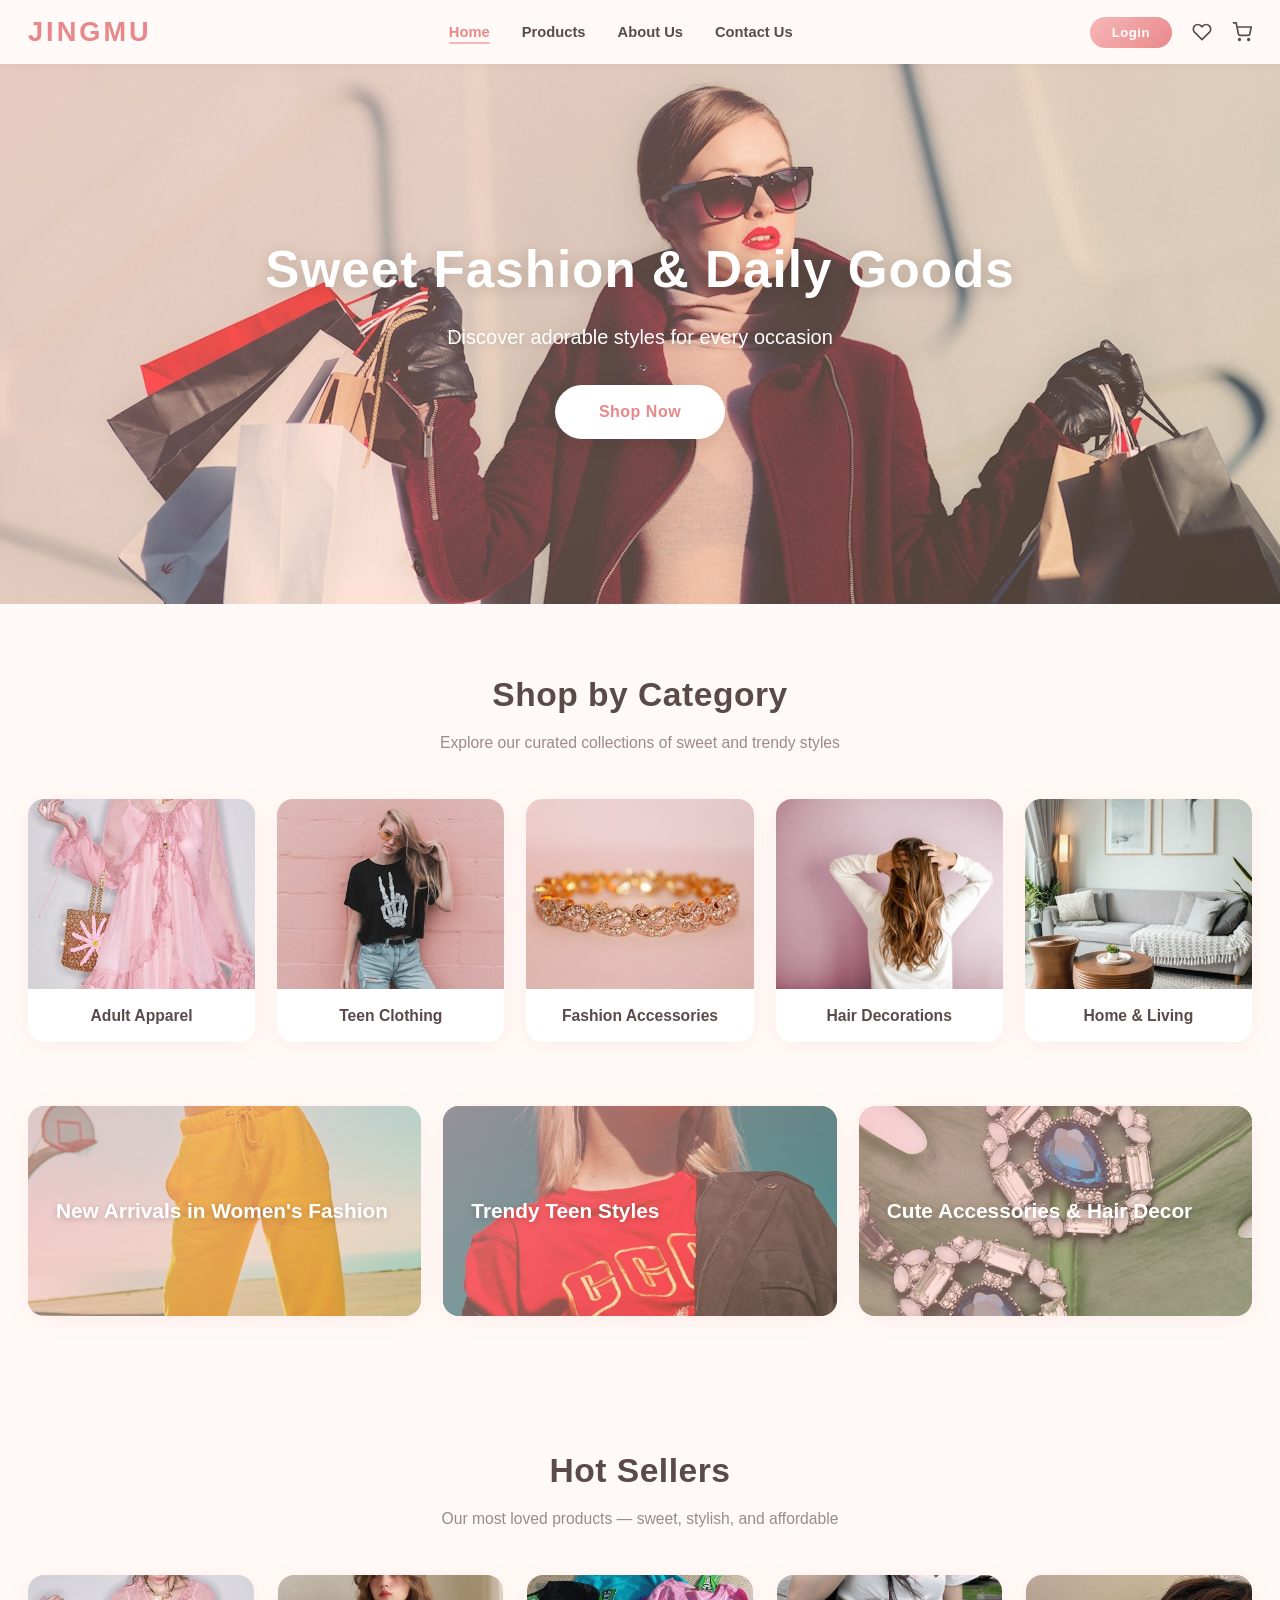
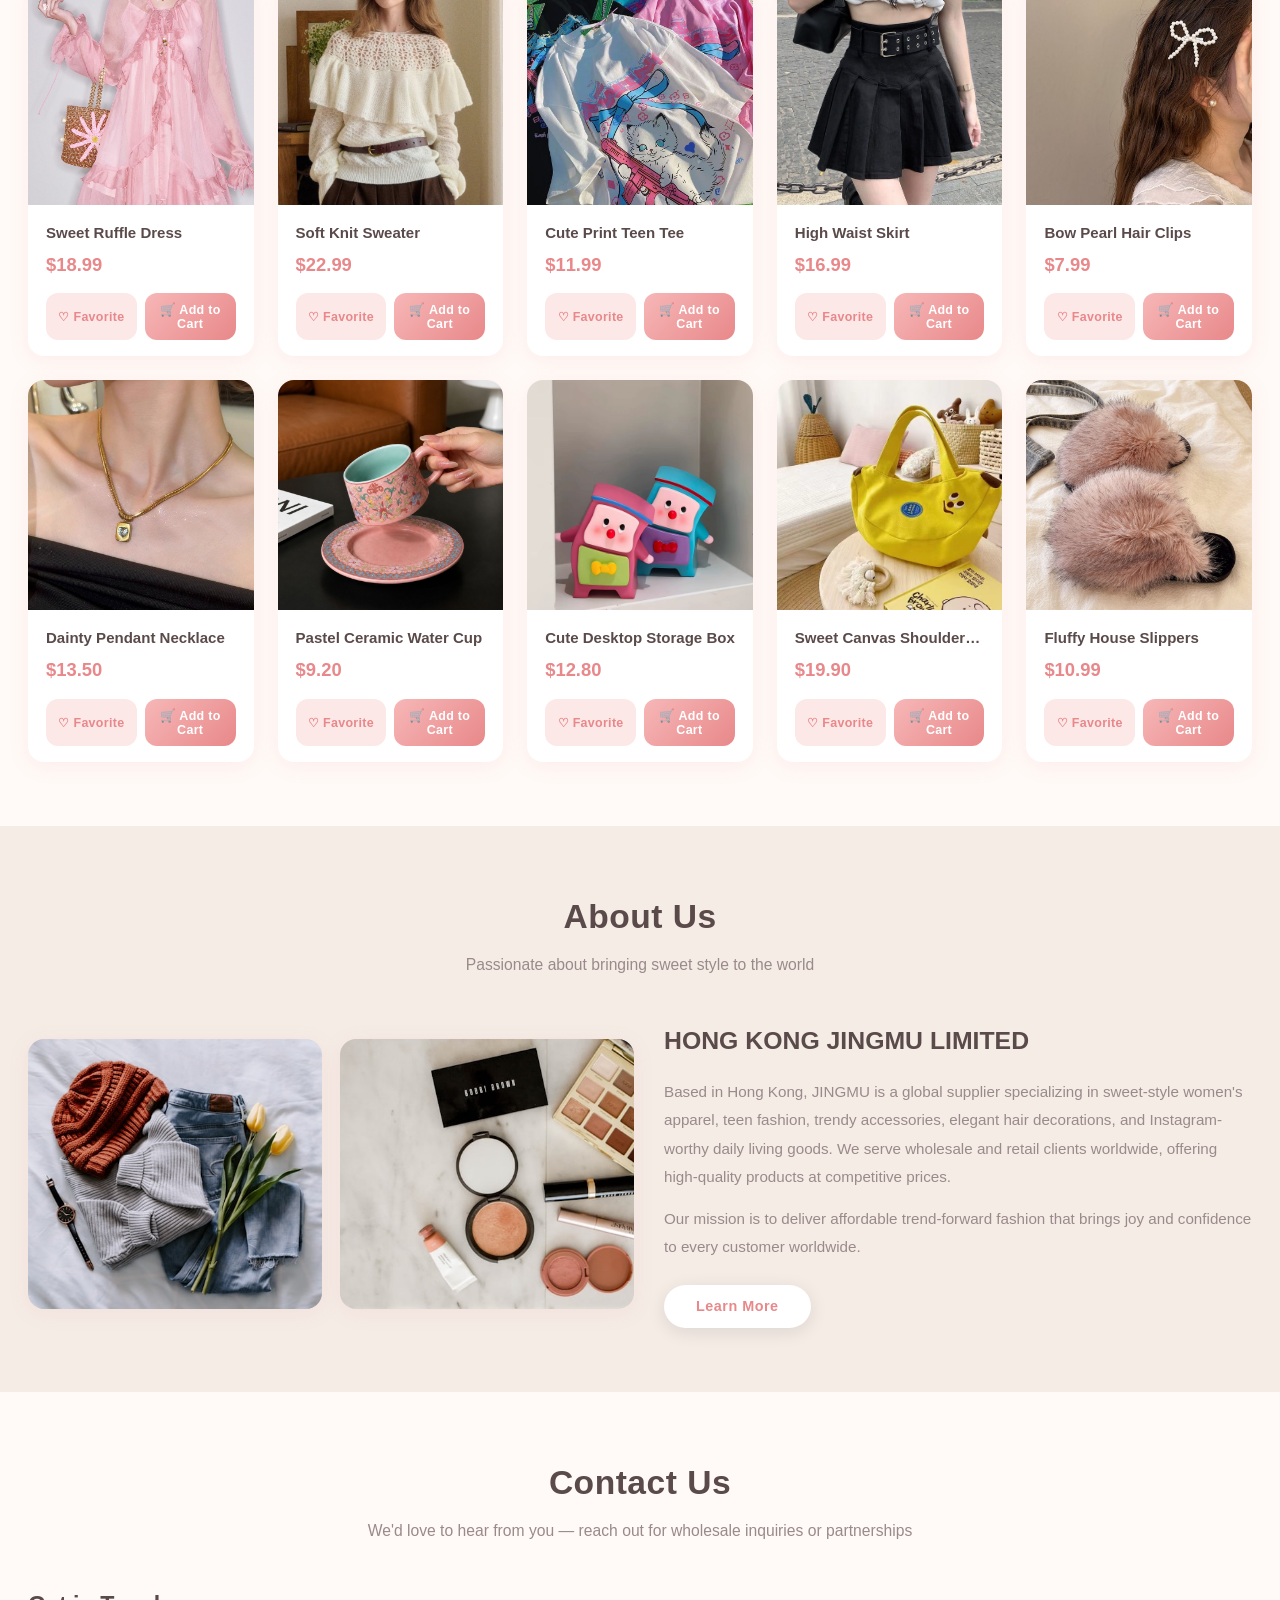
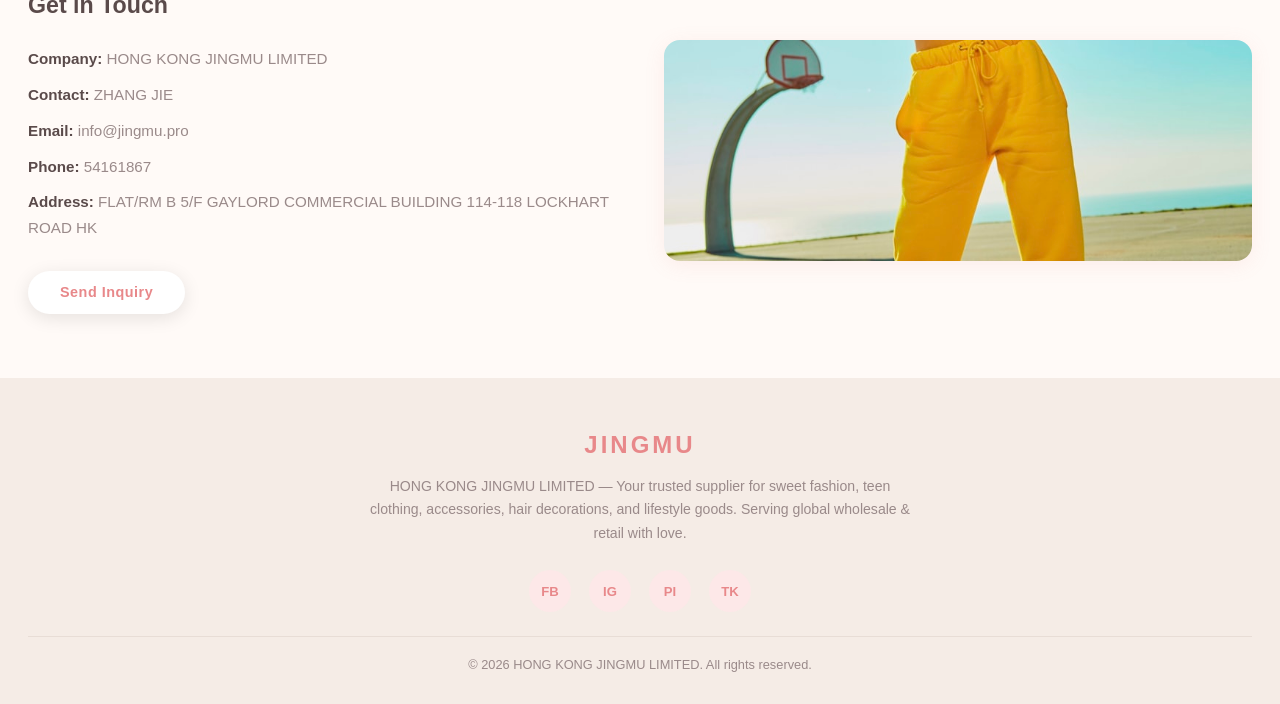
<file: index.html>
<!DOCTYPE html>
<html lang="en">
<head>
<meta charset="UTF-8">
<meta name="viewport" content="width=device-width, initial-scale=1.0">
<title>JINGMU — Sweet Fashion & Daily Goods</title>
<link rel="stylesheet" href="css/style.css">
</head>
<body>

<!-- Navbar -->
<div id="nav-placeholder"></div>
<div id="mobile-placeholder"></div>

<!-- ===== HERO BANNER ===== -->
<section class="hero" id="home">
    <img src="images/banner-main.jpg" alt="Sweet Fashion and Daily Goods by JINGMU">
    <div class="hero-overlay">
        <h1>Sweet Fashion &amp; Daily Goods</h1>
        <p>Discover adorable styles for every occasion</p>
        <a href="products.html" class="btn-main">Shop Now</a>
    </div>
</section>

<!-- ===== CATEGORIES ===== -->
<section class="section" id="categories">
    <h2 class="section-title">Shop by Category</h2>
    <p class="section-sub">Explore our curated collections of sweet and trendy styles</p>
    <div class="categories-grid">
        <a href="products.html?cat=adult" class="cat-card">
            <img src="images/category-apparel.jpg" alt="Adult Apparel">
            <h3>Adult Apparel</h3>
        </a>
        <a href="products.html?cat=teen" class="cat-card">
            <img src="images/category-teen.jpg" alt="Teen Clothing">
            <h3>Teen Clothing</h3>
        </a>
        <a href="products.html?cat=accessory" class="cat-card">
            <img src="images/category-accessory.jpg" alt="Fashion Accessories">
            <h3>Fashion Accessories</h3>
        </a>
        <a href="products.html?cat=hair" class="cat-card">
            <img src="images/category-hair.jpg" alt="Hair Decorations">
            <h3>Hair Decorations</h3>
        </a>
        <a href="products.html?cat=home" class="cat-card">
            <img src="images/category-home.jpg" alt="Home and Living Goods">
            <h3>Home &amp; Living</h3>
        </a>
    </div>
</section>

<!-- ===== SUB BANNERS ===== -->
<section class="section" style="padding-top:0">
    <div class="sub-banners">
        <a href="products.html?cat=adult" class="sub-banner">
            <img src="images/banner-sub1.jpg" alt="New Arrivals in Women Fashion">
            <div class="sub-banner-overlay">
                <h3>New Arrivals in Women's Fashion</h3>
            </div>
        </a>
        <a href="products.html?cat=teen" class="sub-banner">
            <img src="images/banner-sub2.jpg" alt="Trendy Teen Styles">
            <div class="sub-banner-overlay">
                <h3>Trendy Teen Styles</h3>
            </div>
        </a>
        <a href="products.html?cat=hair" class="sub-banner">
            <img src="images/banner-sub3.jpg" alt="Cute Accessories and Hair Decor">
            <div class="sub-banner-overlay">
                <h3>Cute Accessories &amp; Hair Decor</h3>
            </div>
        </a>
    </div>
</section>

<!-- ===== HOT PRODUCTS ===== -->
<section class="section" id="products">
    <h2 class="section-title">Hot Sellers</h2>
    <p class="section-sub">Our most loved products — sweet, stylish, and affordable</p>
    <div class="products-grid" id="productsGrid">
        <!-- Rendered by JavaScript -->
    </div>
</section>

<!-- ===== ABOUT PREVIEW ===== -->
<div class="about-wrap" id="about">
    <div class="about-inner">
        <h2 class="section-title">About Us</h2>
        <p class="section-sub">Passionate about bringing sweet style to the world</p>
        <div class="about-grid">
            <div class="about-images">
                <img src="images/about-factory.jpg" alt="JINGMU Factory">
                <img src="images/brand-story.jpg" alt="Brand Story">
            </div>
            <div class="about-text">
                <h3>HONG KONG JINGMU LIMITED</h3>
                <p>Based in Hong Kong, JINGMU is a global supplier specializing in sweet-style women's apparel, teen fashion, trendy accessories, elegant hair decorations, and Instagram-worthy daily living goods. We serve wholesale and retail clients worldwide, offering high-quality products at competitive prices.</p>
                <p style="margin-top:14px">Our mission is to deliver affordable trend-forward fashion that brings joy and confidence to every customer worldwide.</p>
                <a href="about.html" class="btn-main" style="margin-top:24px;display:inline-block;padding:10px 32px;font-size:.9rem">Learn More</a>
            </div>
        </div>
    </div>
</div>

<!-- ===== CONTACT PREVIEW ===== -->
<section class="section" id="contact">
    <h2 class="section-title">Contact Us</h2>
    <p class="section-sub">We'd love to hear from you — reach out for wholesale inquiries or partnerships</p>
    <div class="contact-grid">
        <div class="contact-info">
            <h3>Get in Touch</h3>
            <p><strong>Company:</strong> HONG KONG JINGMU LIMITED</p>
            <p><strong>Contact:</strong> ZHANG JIE</p>
            <p><strong>Email:</strong> info@jingmu.pro</p>
            <p><strong>Phone:</strong> 54161867</p>
            <p><strong>Address:</strong> FLAT/RM B 5/F GAYLORD COMMERCIAL BUILDING 114-118 LOCKHART ROAD HK</p>
            <a href="contact.html" class="btn-main" style="margin-top:20px;display:inline-block;padding:10px 32px;font-size:.9rem">Send Inquiry</a>
        </div>
        <div style="display:flex;align-items:center;justify-content:center">
            <img src="images/banner-sub1.jpg" alt="Contact JINGMU" style="border-radius:16px;box-shadow:0 4px 20px rgba(232,136,138,.12);max-height:280px;object-fit:cover">
        </div>
    </div>
</section>

<!-- Footer -->
<div id="footer-placeholder"></div>

<!-- Login Modal -->
<div id="login-placeholder"></div>

<!-- Cart Panel -->
<div id="cart-placeholder"></div>

<!-- Toast -->
<div id="toast-placeholder"></div>

<!-- Scripts -->
<script src="js/products-data.js"></script>
<script src="js/common.js"></script>
<script>
/* ===== PAGE INIT ===== */
initCommon('home');

/* Render homepage product grid */
function renderProducts() {
    var grid = document.getElementById('productsGrid');
    if (!grid) return;
    var favs = getFavorites();
    grid.innerHTML = PRODUCTS.map(function (p) {
        var isFav = favs.indexOf(p.id) !== -1;
        return '<div class="product-card">' +
            '<a href="product.html?id=' + p.id + '" class="product-card-img">' +
            '<img src="' + p.img + '" alt="' + p.name + '"></a>' +
            '<div class="product-info">' +
            '<div class="product-name"><a href="product.html?id=' + p.id + '">' + p.name + '</a></div>' +
            '<div class="product-price">$' + p.price.toFixed(2) + '</div>' +
            '<div class="product-actions">' +
            '<button class="btn-sm btn-fav ' + (isFav ? 'active' : '') + '" data-fav="' + p.id + '">' +
            (isFav ? '&#10084; Saved' : '&#9825; Favorite') + '</button>' +
            '<button class="btn-sm btn-cart" data-cart="' + p.id + '">&#128722; Add to Cart</button>' +
            '</div></div></div>';
    }).join('');
}

/* Event delegation for product cards */
document.addEventListener('click', function (e) {
    var favBtn = e.target.closest('[data-fav]');
    if (favBtn) { toggleFav(parseInt(favBtn.dataset.fav)); return; }
    var cartBtn = e.target.closest('[data-cart]');
    if (cartBtn) { addToCart(parseInt(cartBtn.dataset.cart)); return; }
});

/* Contact form on homepage */
var contactForm = document.getElementById('contactForm');
if (contactForm) contactForm.addEventListener('submit', function (e) {
    e.preventDefault();
    showToast('Message sent! We will reply within 24 hours.');
    this.reset();
});

renderProducts();
</script>
</body>
</html>
</file>
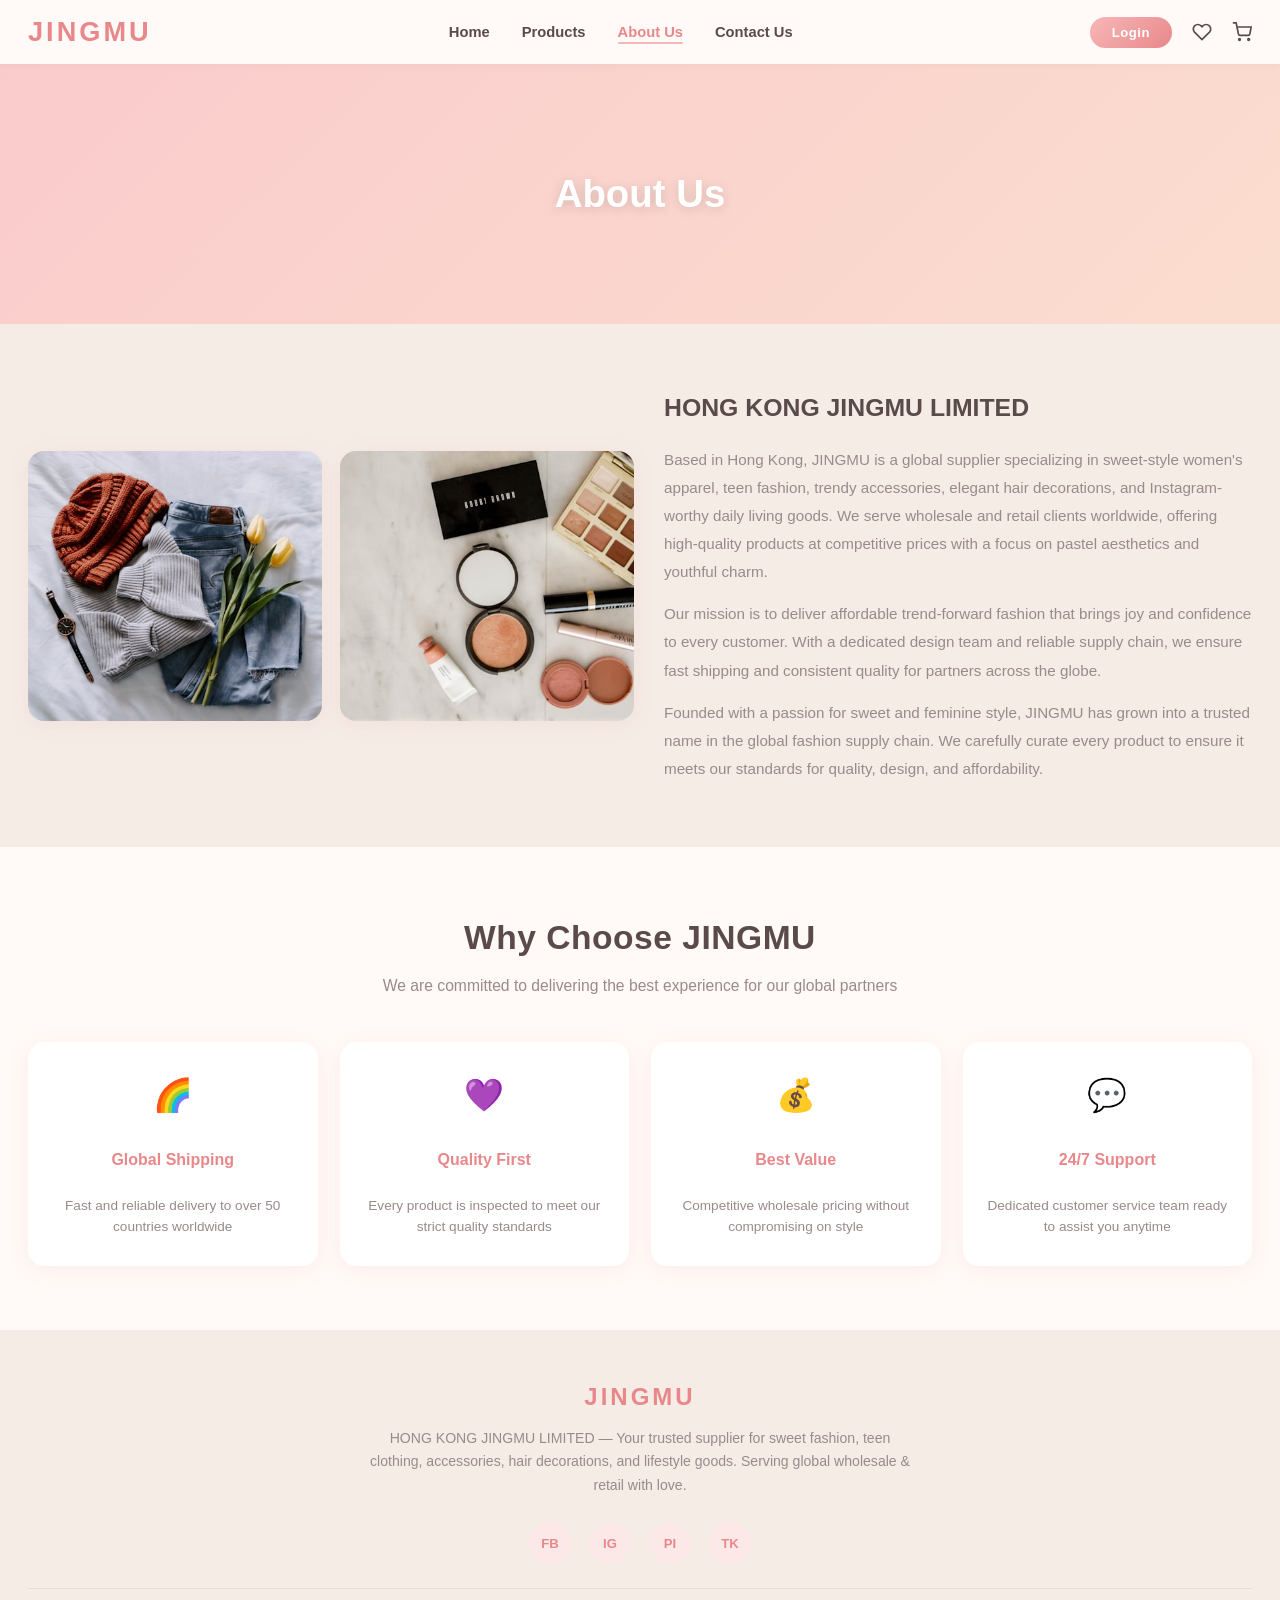
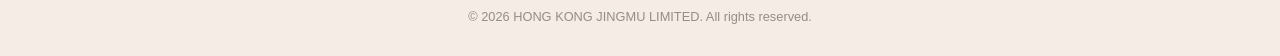
<file: about.html>
<!DOCTYPE html>
<html lang="en">
<head>
<meta charset="UTF-8">
<meta name="viewport" content="width=device-width, initial-scale=1.0">
<title>About Us — JINGMU</title>
<link rel="stylesheet" href="css/style.css">
</head>
<body>

<!-- Navbar -->
<div id="nav-placeholder"></div>
<div id="mobile-placeholder"></div>

<!-- Page Hero -->
<div class="page-hero">
    <div class="page-hero-bg"></div>
    <h1>About Us</h1>
</div>

<!-- About Content -->
<div class="about-wrap">
    <div class="about-inner">
        <div class="about-grid">
            <div class="about-images">
                <img src="images/about-factory.jpg" alt="JINGMU Factory and Warehouse">
                <img src="images/brand-story.jpg" alt="JINGMU Brand Story">
            </div>
            <div class="about-text">
                <h3>HONG KONG JINGMU LIMITED</h3>
                <p>Based in Hong Kong, JINGMU is a global supplier specializing in sweet-style women's apparel, teen fashion, trendy accessories, elegant hair decorations, and Instagram-worthy daily living goods. We serve wholesale and retail clients worldwide, offering high-quality products at competitive prices with a focus on pastel aesthetics and youthful charm.</p>
                <p style="margin-top:14px">Our mission is to deliver affordable trend-forward fashion that brings joy and confidence to every customer. With a dedicated design team and reliable supply chain, we ensure fast shipping and consistent quality for partners across the globe.</p>
                <p style="margin-top:14px">Founded with a passion for sweet and feminine style, JINGMU has grown into a trusted name in the global fashion supply chain. We carefully curate every product to ensure it meets our standards for quality, design, and affordability.</p>
            </div>
        </div>
    </div>
</div>

<!-- Company Values -->
<section class="section">
    <h2 class="section-title">Why Choose JINGMU</h2>
    <p class="section-sub">We are committed to delivering the best experience for our global partners</p>
    <div class="categories-grid" style="grid-template-columns:repeat(4,1fr)">
        <div class="cat-card" style="padding:28px 20px">
            <div style="font-size:2rem;margin-bottom:12px">&#127752;</div>
            <h3 style="font-size:1rem;margin-bottom:8px;color:var(--pink)">Global Shipping</h3>
            <p style="font-size:.85rem;color:var(--text-light)">Fast and reliable delivery to over 50 countries worldwide</p>
        </div>
        <div class="cat-card" style="padding:28px 20px">
            <div style="font-size:2rem;margin-bottom:12px">&#128156;</div>
            <h3 style="font-size:1rem;margin-bottom:8px;color:var(--pink)">Quality First</h3>
            <p style="font-size:.85rem;color:var(--text-light)">Every product is inspected to meet our strict quality standards</p>
        </div>
        <div class="cat-card" style="padding:28px 20px">
            <div style="font-size:2rem;margin-bottom:12px">&#128176;</div>
            <h3 style="font-size:1rem;margin-bottom:8px;color:var(--pink)">Best Value</h3>
            <p style="font-size:.85rem;color:var(--text-light)">Competitive wholesale pricing without compromising on style</p>
        </div>
        <div class="cat-card" style="padding:28px 20px">
            <div style="font-size:2rem;margin-bottom:12px">&#128172;</div>
            <h3 style="font-size:1rem;margin-bottom:8px;color:var(--pink)">24/7 Support</h3>
            <p style="font-size:.85rem;color:var(--text-light)">Dedicated customer service team ready to assist you anytime</p>
        </div>
    </div>
</section>

<!-- Footer -->
<div id="footer-placeholder"></div>

<!-- Login Modal -->
<div id="login-placeholder"></div>

<!-- Cart Panel -->
<div id="cart-placeholder"></div>

<!-- Toast -->
<div id="toast-placeholder"></div>

<!-- Scripts -->
<script src="js/products-data.js"></script>
<script src="js/common.js"></script>
<script>
initCommon('about');
</script>
</body>
</html>
</file>
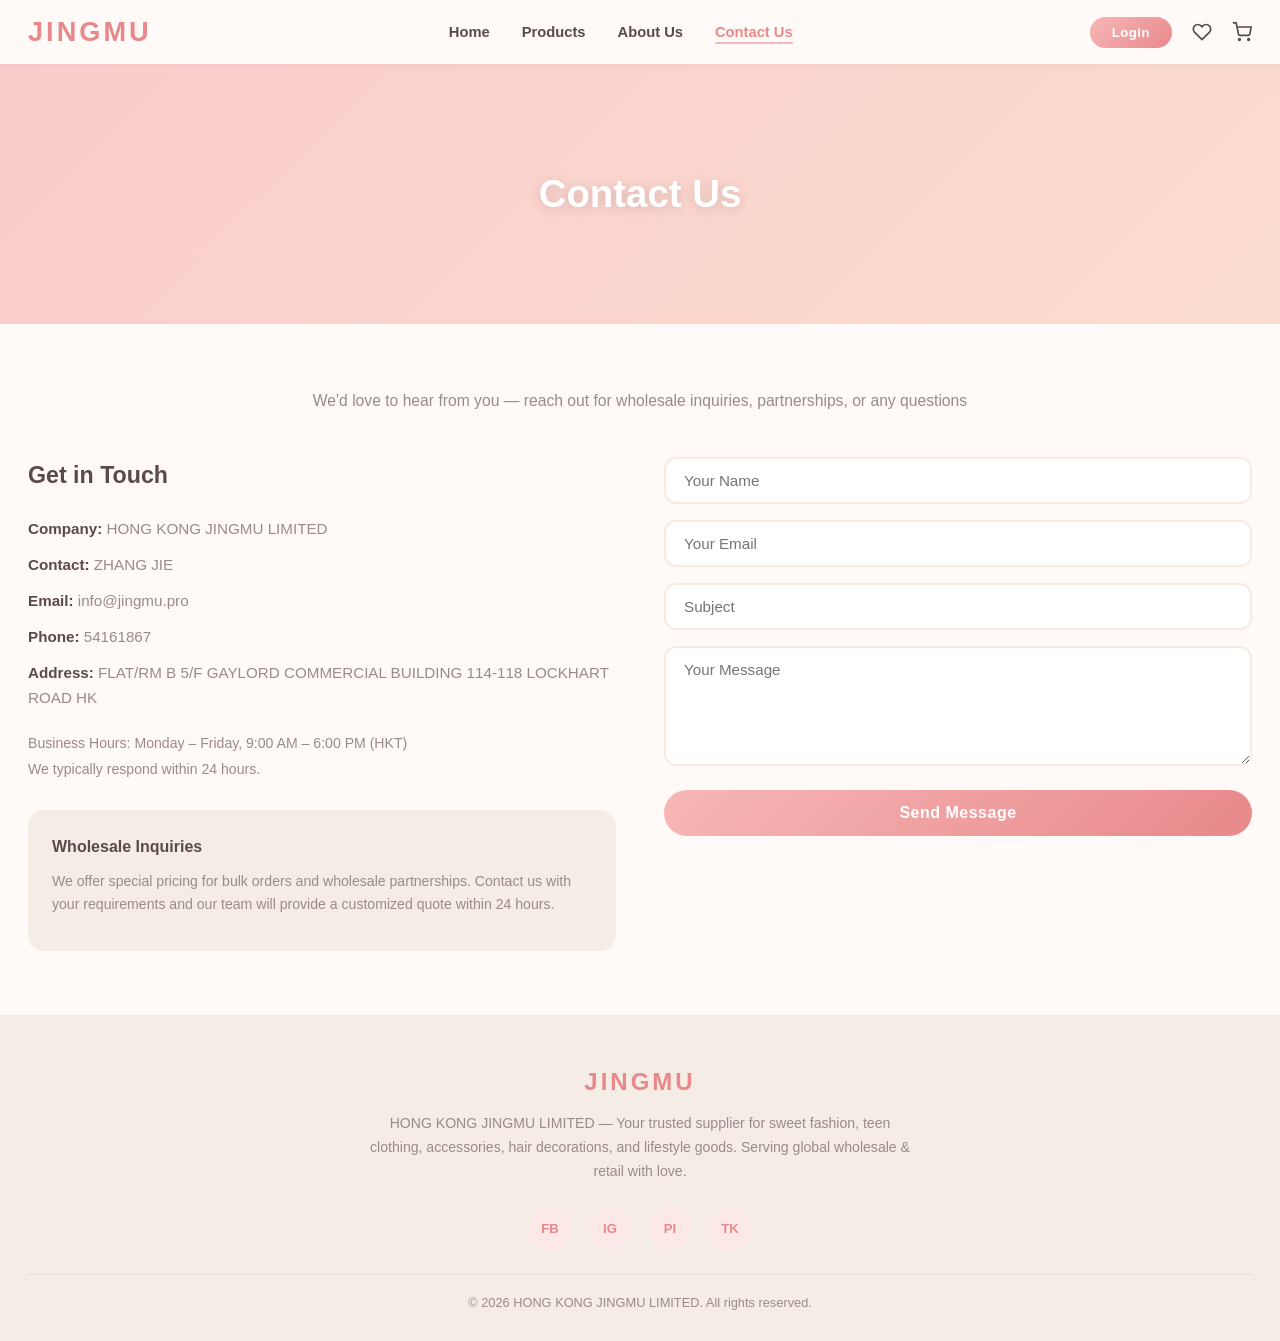
<file: contact.html>
<!DOCTYPE html>
<html lang="en">
<head>
<meta charset="UTF-8">
<meta name="viewport" content="width=device-width, initial-scale=1.0">
<title>Contact Us — JINGMU</title>
<link rel="stylesheet" href="css/style.css">
</head>
<body>

<!-- Navbar -->
<div id="nav-placeholder"></div>
<div id="mobile-placeholder"></div>

<!-- Page Hero -->
<div class="page-hero">
    <div class="page-hero-bg"></div>
    <h1>Contact Us</h1>
</div>

<!-- Contact Content -->
<section class="section">
    <p class="section-sub">We'd love to hear from you — reach out for wholesale inquiries, partnerships, or any questions</p>
    <div class="contact-grid">
        <div class="contact-info">
            <h3>Get in Touch</h3>
            <p><strong>Company:</strong> HONG KONG JINGMU LIMITED</p>
            <p><strong>Contact:</strong> ZHANG JIE</p>
            <p><strong>Email:</strong> info@jingmu.pro</p>
            <p><strong>Phone:</strong> 54161867</p>
            <p><strong>Address:</strong> FLAT/RM B 5/F GAYLORD COMMERCIAL BUILDING 114-118 LOCKHART ROAD HK</p>
            <p style="margin-top:20px;color:var(--text-light);font-size:.88rem;line-height:1.8">
                Business Hours: Monday – Friday, 9:00 AM – 6:00 PM (HKT)<br>
                We typically respond within 24 hours.
            </p>
            <div style="margin-top:28px;padding:24px;background:var(--cream-dark);border-radius:16px">
                <h4 style="color:var(--text-main);font-size:1rem;margin-bottom:10px">Wholesale Inquiries</h4>
                <p style="color:var(--text-light);font-size:.88rem;line-height:1.7">We offer special pricing for bulk orders and wholesale partnerships. Contact us with your requirements and our team will provide a customized quote within 24 hours.</p>
            </div>
        </div>
        <form class="contact-form" id="contactForm">
            <input type="text" placeholder="Your Name" required>
            <input type="email" placeholder="Your Email" required>
            <input type="text" placeholder="Subject">
            <textarea placeholder="Your Message" required></textarea>
            <button type="submit">Send Message</button>
        </form>
    </div>
</section>

<!-- Footer -->
<div id="footer-placeholder"></div>

<!-- Login Modal -->
<div id="login-placeholder"></div>

<!-- Cart Panel -->
<div id="cart-placeholder"></div>

<!-- Toast -->
<div id="toast-placeholder"></div>

<!-- Scripts -->
<script src="js/products-data.js"></script>
<script src="js/common.js"></script>
<script>
initCommon('contact');

/* Contact form submit */
document.getElementById('contactForm').addEventListener('submit', function (e) {
    e.preventDefault();
    showToast('Message sent successfully! We will reply within 24 hours.');
    this.reset();
});
</script>
</body>
</html>
</file>
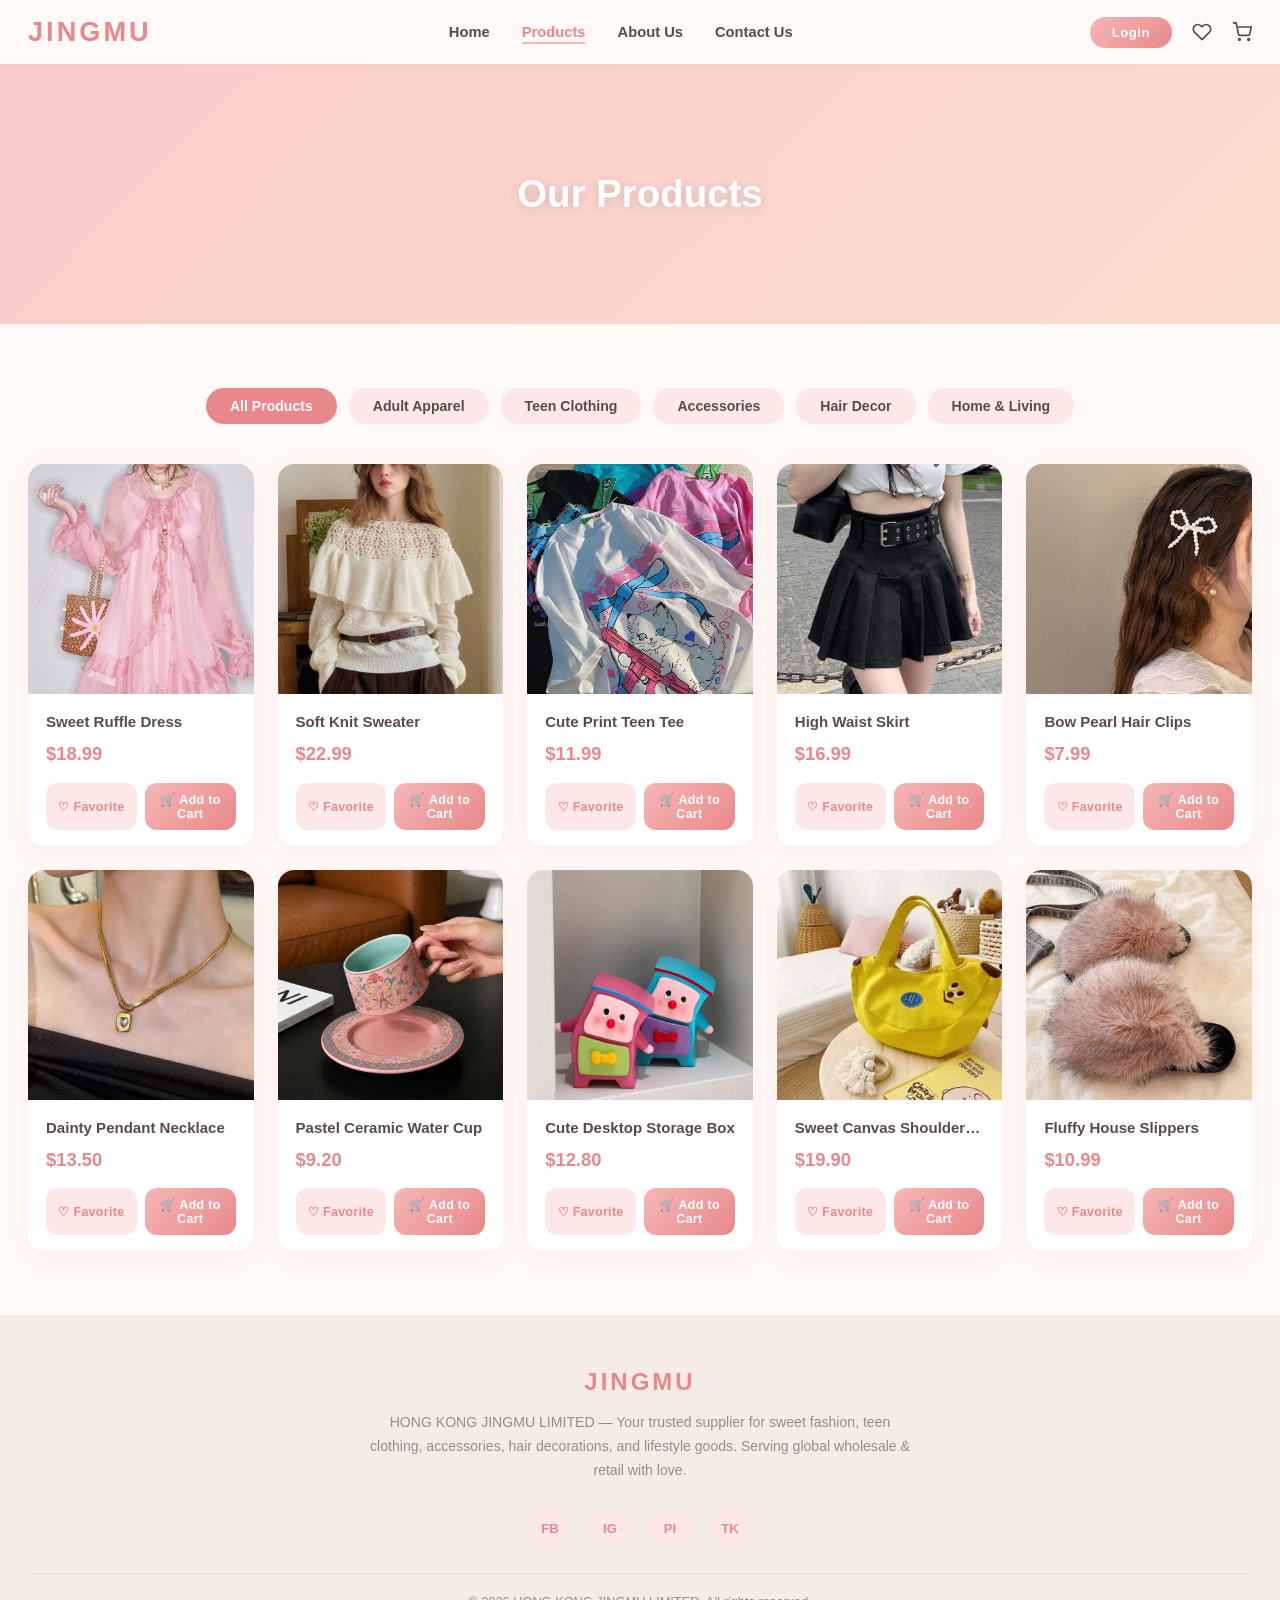
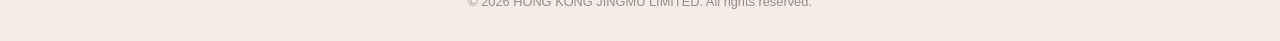
<file: product.html>
<!DOCTYPE html>
<html lang="en">
<head>
<meta charset="UTF-8">
<meta name="viewport" content="width=device-width, initial-scale=1.0">
<title>Product Detail — JINGMU</title>
<link rel="stylesheet" href="css/style.css">
</head>
<body>

<!-- Navbar -->
<div id="nav-placeholder"></div>
<div id="mobile-placeholder"></div>

<!-- Breadcrumb -->
<div class="breadcrumb" id="breadcrumb">
    <a href="index.html">Home</a><span>›</span>
    <a href="products.html">Products</a><span>›</span>
    <span id="breadcrumbName">Product</span>
</div>

<!-- Product Detail -->
<div class="detail-section" id="detailSection">
    <!-- Rendered by JS -->
</div>

<!-- Related Products -->
<section class="section" style="padding-top:0">
    <h3 class="related-title">You May Also Like</h3>
    <div class="related-grid" id="relatedGrid">
        <!-- Rendered by JS -->
    </div>
</section>

<!-- Footer -->
<div id="footer-placeholder"></div>

<!-- Login Modal -->
<div id="login-placeholder"></div>

<!-- Cart Panel -->
<div id="cart-placeholder"></div>

<!-- Toast -->
<div id="toast-placeholder"></div>

<!-- Scripts -->
<script src="js/products-data.js"></script>
<script src="js/common.js"></script>
<script>
/* ===== PAGE INIT ===== */
initCommon('products');

var detailQty = 1;
var productId = parseInt(getUrlParam('id'));
var product = getProductById(productId);

/* If product not found, redirect to products page */
if (!product) {
    window.location.href = 'products.html';
}

/* Set page title */
if (product) {
    document.title = product.name + ' — JINGMU';
    document.getElementById('breadcrumbName').textContent = product.name;
}

/* Render product detail */
function renderDetail() {
    if (!product) return;
    var section = document.getElementById('detailSection');
    var favs = getFavorites();
    var isFav = favs.indexOf(product.id) !== -1;

    section.innerHTML =
        '<div class="detail-grid">' +
        '<div class="detail-image">' +
        '<img src="' + product.img + '" alt="' + product.name + '">' +
        '</div>' +
        '<div class="detail-info">' +
        '<div class="detail-category">' + product.categoryLabel + '</div>' +
        '<h1 class="detail-name">' + product.name + '</h1>' +
        '<div class="detail-price">$' + product.price.toFixed(2) + '</div>' +
        '<p class="detail-desc">' + product.description + '</p>' +
        '<div class="detail-qty-row">' +
        '<span class="detail-qty-label">Quantity:</span>' +
        '<div class="detail-qty-controls">' +
        '<button class="detail-qty-btn" id="qtyMinus">&#8722;</button>' +
        '<span class="detail-qty-val" id="qtyVal">' + detailQty + '</span>' +
        '<button class="detail-qty-btn" id="qtyPlus">&#43;</button>' +
        '</div></div>' +
        '<div class="detail-actions">' +
        '<button class="detail-add-cart" id="detailAddCart">&#128722; Add to Cart</button>' +
        '<button class="detail-fav-btn ' + (isFav ? 'active' : '') + '" id="detailFavBtn">' +
        (isFav ? '&#10084; Saved' : '&#9825; Favorite') + '</button>' +
        '</div></div></div>';

    /* Bind detail events */
    document.getElementById('qtyMinus').addEventListener('click', function () {
        if (detailQty > 1) {
            detailQty--;
            document.getElementById('qtyVal').textContent = detailQty;
        }
    });
    document.getElementById('qtyPlus').addEventListener('click', function () {
        detailQty++;
        document.getElementById('qtyVal').textContent = detailQty;
    });
    document.getElementById('detailAddCart').addEventListener('click', function () {
        addToCart(product.id, detailQty);
    });
    document.getElementById('detailFavBtn').addEventListener('click', function () {
        toggleFav(product.id);
    });
}

/* Render related products (same category, exclude current) */
function renderRelated() {
    if (!product) return;
    var grid = document.getElementById('relatedGrid');
    var related = PRODUCTS.filter(function (p) {
        return p.category === product.category && p.id !== product.id;
    });
    /* If not enough in same category, fill from others */
    if (related.length < 4) {
        var others = PRODUCTS.filter(function (p) {
            return p.id !== product.id && related.indexOf(p) === -1;
        });
        related = related.concat(others).slice(0, 4);
    }
    var favs = getFavorites();
    grid.innerHTML = related.map(function (p) {
        var isFav = favs.indexOf(p.id) !== -1;
        return '<div class="product-card">' +
            '<a href="product.html?id=' + p.id + '" class="product-card-img">' +
            '<img src="' + p.img + '" alt="' + p.name + '"></a>' +
            '<div class="product-info">' +
            '<div class="product-name"><a href="product.html?id=' + p.id + '">' + p.name + '</a></div>' +
            '<div class="product-price">$' + p.price.toFixed(2) + '</div>' +
            '<div class="product-actions">' +
            '<button class="btn-sm btn-fav ' + (isFav ? 'active' : '') + '" data-fav="' + p.id + '">' +
            (isFav ? '&#10084; Saved' : '&#9825; Favorite') + '</button>' +
            '<button class="btn-sm btn-cart" data-cart="' + p.id + '">&#128722; Add to Cart</button>' +
            '</div></div></div>';
    }).join('');
}

/* Event delegation for related products */
document.addEventListener('click', function (e) {
    var favBtn = e.target.closest('[data-fav]');
    if (favBtn) {
        toggleFav(parseInt(favBtn.dataset.fav));
        renderRelated();
        return;
    }
    var cartBtn = e.target.closest('[data-cart]');
    if (cartBtn) { addToCart(parseInt(cartBtn.dataset.cart)); return; }
});

renderDetail();
renderRelated();
</script>
</body>
</html>
</file>
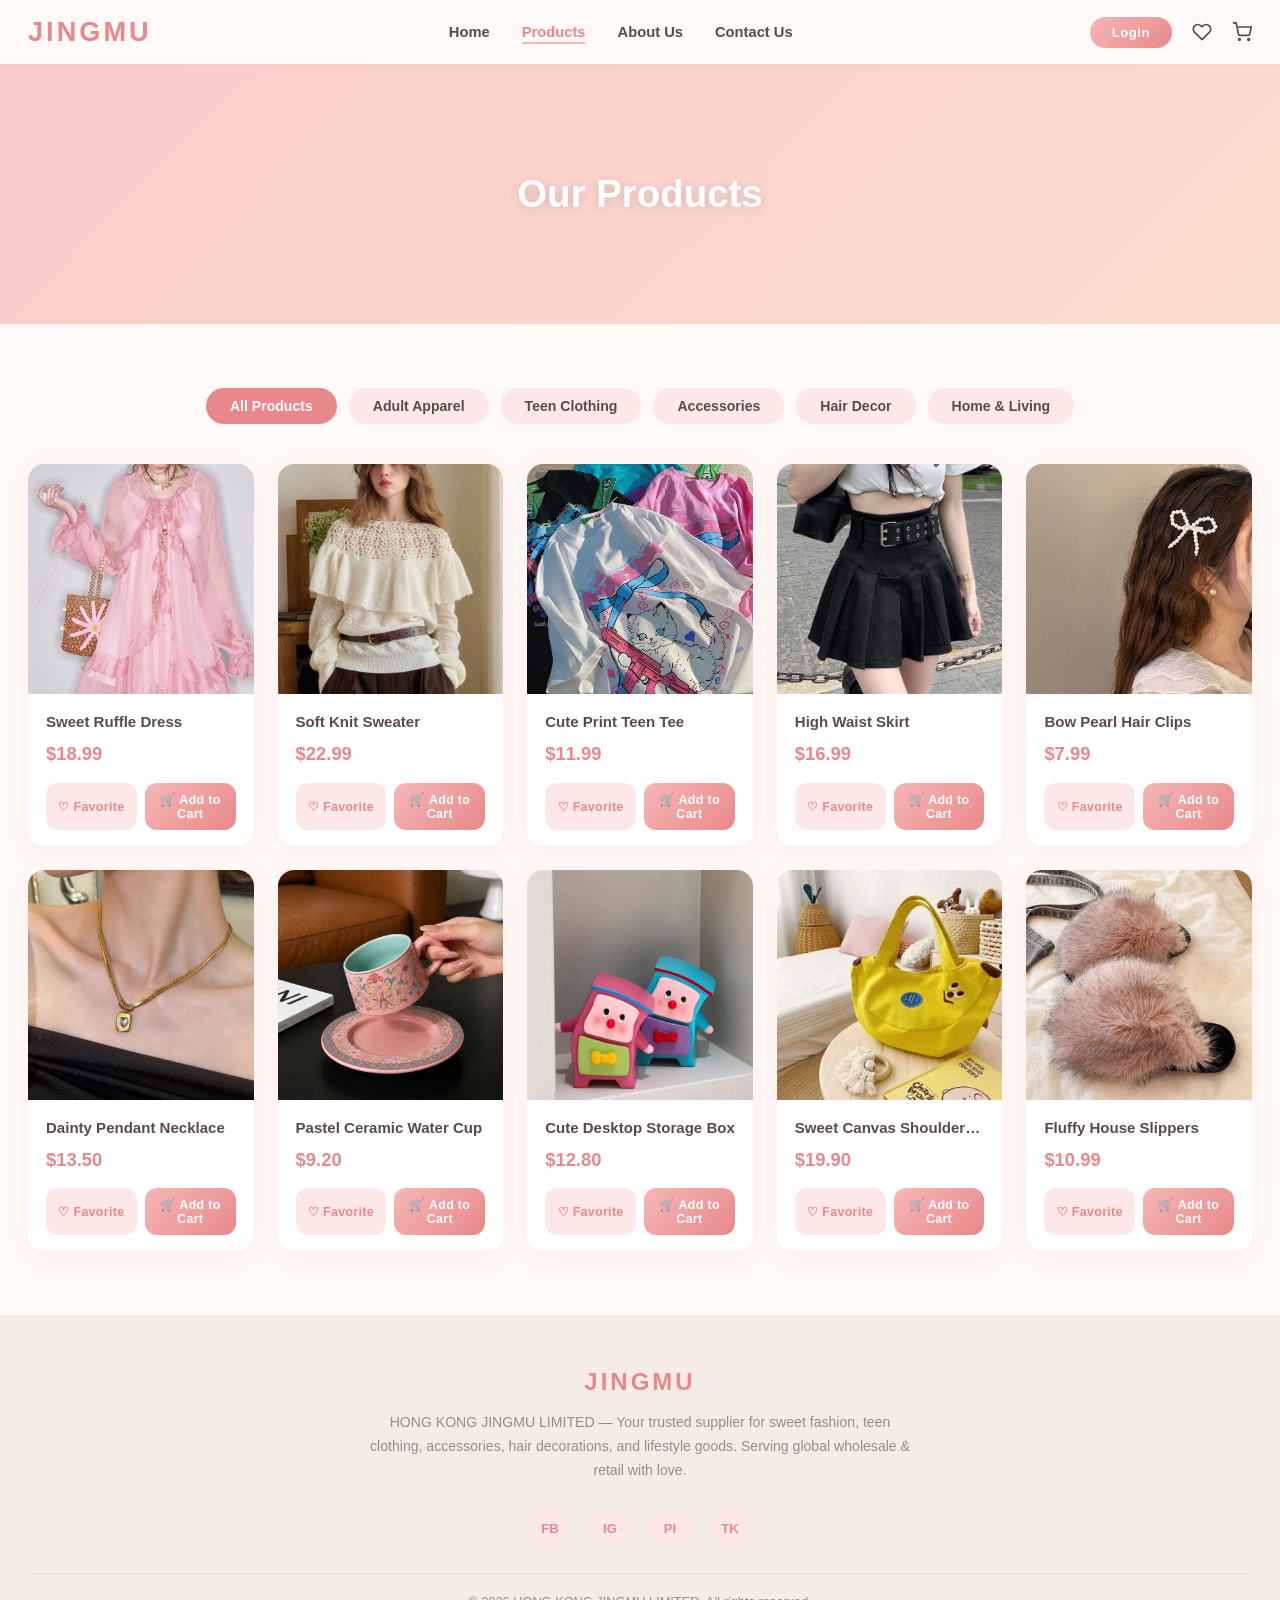
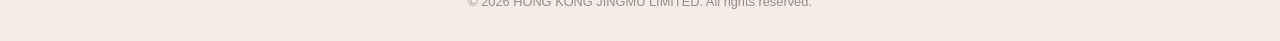
<file: products.html>
<!DOCTYPE html>
<html lang="en">
<head>
<meta charset="UTF-8">
<meta name="viewport" content="width=device-width, initial-scale=1.0">
<title>Products — JINGMU</title>
<link rel="stylesheet" href="css/style.css">
</head>
<body>

<!-- Navbar -->
<div id="nav-placeholder"></div>
<div id="mobile-placeholder"></div>

<!-- Page Hero -->
<div class="page-hero">
    <div class="page-hero-bg"></div>
    <h1>Our Products</h1>
</div>

<!-- Filter + Product Grid -->
<section class="section">
    <div class="filter-tabs" id="filterTabs">
        <!-- Rendered by JS -->
    </div>
    <div class="products-grid" id="productsGrid">
        <!-- Rendered by JS -->
    </div>
</section>

<!-- Footer -->
<div id="footer-placeholder"></div>

<!-- Login Modal -->
<div id="login-placeholder"></div>

<!-- Cart Panel -->
<div id="cart-placeholder"></div>

<!-- Toast -->
<div id="toast-placeholder"></div>

<!-- Scripts -->
<script src="js/products-data.js"></script>
<script src="js/common.js"></script>
<script>
/* ===== PAGE INIT ===== */
initCommon('products');

var currentFilter = 'all';

/* Check URL for category param */
var urlCat = getUrlParam('cat');
if (urlCat) currentFilter = urlCat;

/* Render filter tabs */
function renderTabs() {
    var container = document.getElementById('filterTabs');
    if (!container) return;
    container.innerHTML = CATEGORIES.map(function (cat) {
        return '<button class="filter-tab ' + (cat.key === currentFilter ? 'active' : '') +
            '" data-filter="' + cat.key + '">' + cat.label + '</button>';
    }).join('');
}

/* Render product grid */
function renderProducts() {
    var grid = document.getElementById('productsGrid');
    if (!grid) return;
    var favs = getFavorites();
    var filtered = currentFilter === 'all' ? PRODUCTS :
        PRODUCTS.filter(function (p) { return p.category === currentFilter; });

    if (filtered.length === 0) {
        grid.innerHTML = '<p style="text-align:center;color:var(--text-light);grid-column:1/-1;padding:40px 0">No products found in this category.</p>';
        return;
    }

    grid.innerHTML = filtered.map(function (p) {
        var isFav = favs.indexOf(p.id) !== -1;
        return '<div class="product-card">' +
            '<a href="product.html?id=' + p.id + '" class="product-card-img">' +
            '<img src="' + p.img + '" alt="' + p.name + '"></a>' +
            '<div class="product-info">' +
            '<div class="product-name"><a href="product.html?id=' + p.id + '">' + p.name + '</a></div>' +
            '<div class="product-price">$' + p.price.toFixed(2) + '</div>' +
            '<div class="product-actions">' +
            '<button class="btn-sm btn-fav ' + (isFav ? 'active' : '') + '" data-fav="' + p.id + '">' +
            (isFav ? '&#10084; Saved' : '&#9825; Favorite') + '</button>' +
            '<button class="btn-sm btn-cart" data-cart="' + p.id + '">&#128722; Add to Cart</button>' +
            '</div></div></div>';
    }).join('');
}

/* Filter click events */
document.addEventListener('click', function (e) {
    /* Filter tabs */
    var tab = e.target.closest('[data-filter]');
    if (tab) {
        currentFilter = tab.dataset.filter;
        renderTabs();
        renderProducts();
        return;
    }
    /* Favorites */
    var favBtn = e.target.closest('[data-fav]');
    if (favBtn) { toggleFav(parseInt(favBtn.dataset.fav)); return; }
    /* Cart */
    var cartBtn = e.target.closest('[data-cart]');
    if (cartBtn) { addToCart(parseInt(cartBtn.dataset.cart)); return; }
});

renderTabs();
renderProducts();
</script>
</body>
</html>
</file>
<file: css/style.css>
/* ===================================================
   JINGMU — Global Stylesheet
   Sweet pastel girly e-commerce theme
   =================================================== */

/* ===== RESET & BASE ===== */
*, *::before, *::after { margin: 0; padding: 0; box-sizing: border-box; }
html { scroll-behavior: smooth; }
body {
    font-family: 'Segoe UI', 'Helvetica Neue', Arial, sans-serif;
    color: #5a4a4a;
    background: #fffaf7;
    line-height: 1.6;
}
a { text-decoration: none; color: inherit; }
img { max-width: 100%; display: block; }
button { cursor: pointer; border: none; font-family: inherit; }
ul { list-style: none; }
input, textarea, select { font-family: inherit; }

/* ===== CSS VARIABLES ===== */
:root {
    --peach: #f7b7b7;
    --peach-light: #fde8e8;
    --cream: #fffaf7;
    --cream-dark: #f5ece6;
    --pink: #e8888a;
    --pink-deep: #d47072;
    --orange-light: #f6c9a0;
    --lavender: #e8d5f5;
    --text-main: #5a4a4a;
    --text-light: #9a8a8a;
    --text-price: #d47072;
    --shadow: 0 4px 20px rgba(232,136,138,.12);
    --shadow-hover: 0 8px 32px rgba(232,136,138,.22);
    --radius: 16px;
    --radius-sm: 12px;
    --transition: all .35s cubic-bezier(.4,0,.2,1);
}

/* ===== NAVBAR ===== */
.navbar {
    position: fixed; top: 0; left: 0; width: 100%;
    background: rgba(255,250,247,.96);
    backdrop-filter: blur(12px);
    z-index: 1000;
    box-shadow: 0 1px 8px rgba(0,0,0,.04);
}
.nav-inner {
    max-width: 1280px; margin: 0 auto;
    display: flex; align-items: center; justify-content: space-between;
    padding: 0 28px; height: 64px;
}
.logo {
    font-size: 1.7rem; font-weight: 800;
    color: var(--pink); letter-spacing: 3px;
}
.nav-links { display: flex; gap: 32px; }
.nav-links a {
    font-size: .92rem; font-weight: 600;
    color: var(--text-main); position: relative;
    transition: var(--transition);
}
.nav-links a::after {
    content: ''; position: absolute; bottom: -4px; left: 0;
    width: 0; height: 2px; background: var(--peach);
    border-radius: 2px; transition: var(--transition);
}
.nav-links a:hover { color: var(--pink); }
.nav-links a:hover::after { width: 100%; }
.nav-links a.active { color: var(--pink); }
.nav-links a.active::after { width: 100%; }
.nav-actions { display: flex; align-items: center; gap: 20px; }
.nav-btn {
    background: linear-gradient(135deg, var(--peach), var(--pink));
    color: #fff; font-weight: 700; font-size: .82rem;
    padding: 8px 22px; border-radius: 24px;
    transition: var(--transition); letter-spacing: .5px;
}
.nav-btn:hover {
    transform: translateY(-1px);
    box-shadow: 0 4px 16px rgba(232,136,138,.35);
}
.nav-icon {
    position: relative; font-size: 1.25rem;
    cursor: pointer; transition: var(--transition);
    display: flex; align-items: center;
}
.nav-icon:hover { color: var(--pink); transform: scale(1.12); }
.nav-icon svg { width: 20px; height: 20px; }
.badge {
    position: absolute; top: -8px; right: -10px;
    background: var(--pink); color: #fff;
    font-size: .62rem; font-weight: 700;
    min-width: 18px; height: 18px; border-radius: 50%;
    display: flex; align-items: center; justify-content: center;
    padding: 0 4px;
}
.badge.hidden { display: none; }
.hamburger {
    display: none; flex-direction: column; gap: 5px;
    background: none; padding: 4px;
}
.hamburger span {
    width: 24px; height: 2.5px;
    background: var(--text-main); border-radius: 2px;
    transition: var(--transition);
}
.hamburger.active span:nth-child(1) { transform: rotate(45deg) translate(5px,5px); }
.hamburger.active span:nth-child(2) { opacity: 0; }
.hamburger.active span:nth-child(3) { transform: rotate(-45deg) translate(5px,-5px); }

/* ===== MOBILE MENU ===== */
.mobile-menu {
    display: none; position: fixed; top: 64px; left: 0;
    width: 100%; background: var(--cream);
    padding: 20px 28px 28px;
    box-shadow: 0 8px 24px rgba(0,0,0,.08); z-index: 999;
}
.mobile-menu.active { display: block; }
.mobile-menu a {
    display: block; padding: 14px 0;
    font-size: 1.05rem; font-weight: 600;
    color: var(--text-main);
    border-bottom: 1px solid var(--cream-dark);
    transition: var(--transition);
}
.mobile-menu a:hover { color: var(--pink); }
.mobile-menu a.active { color: var(--pink); }
.mobile-actions { margin-top: 18px; display: flex; gap: 14px; }

/* ===== HERO BANNER (FULL) ===== */
.hero {
    margin-top: 64px; position: relative;
    width: 100%; height: 540px; overflow: hidden;
    background: var(--peach-light);
}
.hero img { width: 100%; height: 100%; object-fit: cover; }
.hero-overlay {
    position: absolute; inset: 0;
    background: linear-gradient(135deg, rgba(248,180,180,.4), rgba(246,201,160,.25));
    display: flex; flex-direction: column;
    align-items: center; justify-content: center;
    text-align: center; padding: 24px;
}
.hero h1 {
    font-size: 3.2rem; font-weight: 800; color: #fff;
    text-shadow: 0 3px 16px rgba(0,0,0,.18);
    margin-bottom: 10px; letter-spacing: 1px;
}
.hero p {
    font-size: 1.25rem; color: #fff;
    text-shadow: 0 2px 8px rgba(0,0,0,.14);
    margin-bottom: 32px;
}

/* ===== PAGE HERO (SMALL BANNER) ===== */
.page-hero {
    margin-top: 64px; position: relative;
    width: 100%; height: 260px; overflow: hidden;
    background: var(--peach-light);
    display: flex; align-items: center; justify-content: center;
}
.page-hero-bg {
    position: absolute; inset: 0;
    background: linear-gradient(135deg, rgba(248,180,180,.55), rgba(246,201,160,.35));
}
.page-hero h1 {
    position: relative; z-index: 1;
    font-size: 2.4rem; font-weight: 800; color: #fff;
    text-shadow: 0 2px 12px rgba(0,0,0,.15);
}

/* ===== BUTTONS ===== */
.btn-main {
    display: inline-block; padding: 14px 44px;
    background: #fff; color: var(--pink);
    font-weight: 700; font-size: 1rem;
    border-radius: 32px;
    box-shadow: 0 4px 18px rgba(0,0,0,.1);
    transition: var(--transition); letter-spacing: .5px;
}
.btn-main:hover {
    background: var(--pink); color: #fff;
    transform: translateY(-2px);
    box-shadow: 0 8px 28px rgba(232,136,138,.35);
}
.btn-main-outline {
    display: inline-block; padding: 14px 44px;
    background: transparent; color: #fff;
    font-weight: 700; font-size: 1rem;
    border: 2px solid #fff; border-radius: 32px;
    transition: var(--transition); letter-spacing: .5px;
}
.btn-main-outline:hover {
    background: #fff; color: var(--pink);
    transform: translateY(-2px);
}

/* ===== SECTION COMMON ===== */
.section {
    max-width: 1280px; margin: 0 auto;
    padding: 64px 28px;
}
.section-title {
    text-align: center; font-size: 2.1rem;
    font-weight: 800; color: var(--text-main);
    margin-bottom: 8px; letter-spacing: .5px;
}
.section-sub {
    text-align: center; color: var(--text-light);
    margin-bottom: 44px; font-size: .98rem;
}

/* ===== CATEGORIES GRID ===== */
.categories-grid {
    display: grid;
    grid-template-columns: repeat(5, 1fr);
    gap: 22px;
}
.cat-card {
    background: #fff; border-radius: var(--radius);
    overflow: hidden; box-shadow: var(--shadow);
    transition: var(--transition); text-align: center;
    cursor: pointer;
}
.cat-card:hover {
    transform: translateY(-8px);
    box-shadow: var(--shadow-hover);
}
.cat-card img {
    width: 100%; height: 190px; object-fit: cover;
    transition: var(--transition);
}
.cat-card:hover img { transform: scale(1.06); }
.cat-card h3 {
    font-size: .98rem; padding: 14px 10px;
    color: var(--text-main); font-weight: 700;
}

/* ===== SUB BANNERS ===== */
.sub-banners {
    display: grid;
    grid-template-columns: repeat(3, 1fr);
    gap: 22px;
}
.sub-banner {
    border-radius: var(--radius); overflow: hidden;
    position: relative; height: 210px;
    box-shadow: var(--shadow); transition: var(--transition);
    cursor: pointer;
}
.sub-banner:hover {
    transform: translateY(-5px);
    box-shadow: var(--shadow-hover);
}
.sub-banner img {
    width: 100%; height: 100%; object-fit: cover;
    transition: var(--transition);
}
.sub-banner:hover img { transform: scale(1.04); }
.sub-banner-overlay {
    position: absolute; inset: 0;
    background: linear-gradient(135deg, rgba(248,180,180,.6), rgba(246,201,160,.3));
    display: flex; align-items: center; padding: 28px;
}
.sub-banner-overlay h3 {
    color: #fff; font-size: 1.3rem; font-weight: 700;
    text-shadow: 0 2px 6px rgba(0,0,0,.2);
}

/* ===== PRODUCT GRID ===== */
.products-grid {
    display: grid;
    grid-template-columns: repeat(5, 1fr);
    gap: 24px;
}
.product-card {
    background: #fff; border-radius: var(--radius);
    overflow: hidden; box-shadow: var(--shadow);
    transition: var(--transition); position: relative;
}
.product-card:hover {
    transform: translateY(-7px);
    box-shadow: var(--shadow-hover);
}
.product-card-img {
    position: relative; overflow: hidden;
}
.product-card-img img {
    width: 100%; height: 230px; object-fit: cover;
    transition: var(--transition);
}
.product-card:hover .product-card-img img {
    transform: scale(1.06);
    filter: brightness(1.04);
}
.product-info { padding: 16px 18px; }
.product-name {
    font-size: .94rem; font-weight: 700;
    color: var(--text-main); margin-bottom: 5px;
    white-space: nowrap; overflow: hidden; text-overflow: ellipsis;
}
.product-name a { color: inherit; }
.product-name a:hover { color: var(--pink); }
.product-price {
    font-size: 1.15rem; font-weight: 800;
    color: var(--pink); margin-bottom: 14px;
}
.product-actions { display: flex; gap: 8px; }
.btn-sm {
    flex: 1; padding: 9px 8px;
    font-size: .78rem; font-weight: 700;
    border-radius: var(--radius-sm);
    transition: var(--transition); text-align: center;
    letter-spacing: .3px;
}
.btn-fav {
    background: var(--peach-light); color: var(--pink);
}
.btn-fav:hover, .btn-fav.active {
    background: var(--pink); color: #fff;
}
.btn-cart {
    background: linear-gradient(135deg, var(--peach), var(--pink));
    color: #fff;
}
.btn-cart:hover {
    background: var(--pink-deep);
    transform: translateY(-1px);
}

/* ===== FILTER TABS ===== */
.filter-tabs {
    display: flex; justify-content: center;
    gap: 12px; margin-bottom: 40px; flex-wrap: wrap;
}
.filter-tab {
    padding: 10px 24px;
    background: var(--peach-light); color: var(--text-main);
    font-weight: 700; font-size: .88rem;
    border-radius: 24px;
    transition: var(--transition);
}
.filter-tab:hover, .filter-tab.active {
    background: var(--pink); color: #fff;
}

/* ===== ABOUT SECTION ===== */
.about-wrap {
    background: var(--cream-dark);
    padding: 64px 0;
}
.about-inner {
    max-width: 1280px; margin: 0 auto; padding: 0 28px;
}
.about-grid {
    display: grid; grid-template-columns: 1fr 1fr;
    gap: 48px; align-items: center;
}
.about-images { display: flex; gap: 18px; }
.about-images img {
    width: 50%; height: 270px; object-fit: cover;
    border-radius: var(--radius);
    box-shadow: var(--shadow);
}
.about-text h3 {
    font-size: 1.55rem; color: var(--text-main);
    margin-bottom: 18px; font-weight: 800;
}
.about-text p {
    color: var(--text-light); font-size: .95rem;
    line-height: 1.85;
}

/* ===== CONTACT SECTION ===== */
.contact-grid {
    display: grid; grid-template-columns: 1fr 1fr;
    gap: 48px;
}
.contact-info h3 {
    font-size: 1.45rem; color: var(--text-main);
    margin-bottom: 22px; font-weight: 800;
}
.contact-info p {
    color: var(--text-light); margin-bottom: 10px;
    font-size: .95rem; line-height: 1.7;
}
.contact-info strong { color: var(--text-main); }
.contact-form input,
.contact-form textarea {
    width: 100%; padding: 13px 18px;
    border: 2px solid var(--cream-dark);
    border-radius: var(--radius-sm);
    font-size: .95rem; margin-bottom: 16px;
    background: #fff; transition: var(--transition);
}
.contact-form input:focus,
.contact-form textarea:focus {
    outline: none; border-color: var(--peach);
    box-shadow: 0 0 0 3px rgba(247,183,183,.2);
}
.contact-form textarea { height: 120px; resize: vertical; }
.contact-form button {
    width: 100%; padding: 14px;
    background: linear-gradient(135deg, var(--peach), var(--pink));
    color: #fff; font-weight: 700; font-size: 1rem;
    border-radius: 30px;
    transition: var(--transition); letter-spacing: .5px;
}
.contact-form button:hover {
    transform: translateY(-1px);
    box-shadow: 0 4px 18px rgba(232,136,138,.35);
}

/* ===== PRODUCT DETAIL ===== */
.detail-section {
    max-width: 1280px; margin: 0 auto;
    padding: 40px 28px 64px;
}
.detail-grid {
    display: grid; grid-template-columns: 1fr 1fr;
    gap: 48px; align-items: start;
}
.detail-image {
    border-radius: var(--radius); overflow: hidden;
    box-shadow: var(--shadow);
}
.detail-image img {
    width: 100%; height: 480px; object-fit: cover;
}
.detail-info { padding-top: 12px; }
.detail-category {
    font-size: .82rem; font-weight: 700;
    color: var(--peach); text-transform: uppercase;
    letter-spacing: 2px; margin-bottom: 10px;
}
.detail-name {
    font-size: 1.8rem; font-weight: 800;
    color: var(--text-main); margin-bottom: 12px;
}
.detail-price {
    font-size: 1.6rem; font-weight: 800;
    color: var(--pink); margin-bottom: 20px;
}
.detail-desc {
    color: var(--text-light); font-size: .98rem;
    line-height: 1.85; margin-bottom: 28px;
}
.detail-qty-row {
    display: flex; align-items: center;
    gap: 16px; margin-bottom: 24px;
}
.detail-qty-label {
    font-weight: 700; color: var(--text-main);
    font-size: .95rem;
}
.detail-qty-controls {
    display: flex; align-items: center;
    border: 2px solid var(--cream-dark);
    border-radius: var(--radius-sm); overflow: hidden;
}
.detail-qty-btn {
    width: 40px; height: 40px;
    background: var(--cream-dark);
    font-size: 1.2rem; font-weight: 700;
    color: var(--text-main);
    display: flex; align-items: center; justify-content: center;
    transition: var(--transition);
}
.detail-qty-btn:hover { background: var(--peach); color: #fff; }
.detail-qty-val {
    width: 50px; text-align: center;
    font-size: 1rem; font-weight: 700;
    color: var(--text-main);
}
.detail-actions { display: flex; gap: 14px; flex-wrap: wrap; }
.detail-add-cart {
    flex: 1; min-width: 180px; padding: 14px 28px;
    background: linear-gradient(135deg, var(--peach), var(--pink));
    color: #fff; font-weight: 700; font-size: 1rem;
    border-radius: 30px;
    transition: var(--transition);
}
.detail-add-cart:hover {
    transform: translateY(-2px);
    box-shadow: 0 6px 24px rgba(232,136,138,.35);
}
.detail-fav-btn {
    padding: 14px 24px;
    background: var(--peach-light); color: var(--pink);
    font-weight: 700; font-size: 1rem;
    border-radius: 30px;
    transition: var(--transition);
}
.detail-fav-btn:hover, .detail-fav-btn.active {
    background: var(--pink); color: #fff;
}
.related-title {
    font-size: 1.5rem; font-weight: 800;
    color: var(--text-main); margin-bottom: 28px;
    margin-top: 20px;
}
.related-grid {
    display: grid;
    grid-template-columns: repeat(4, 1fr);
    gap: 22px;
}
.breadcrumb {
    max-width: 1280px; margin: 0 auto;
    padding: 80px 28px 0;
    font-size: .88rem; color: var(--text-light);
}
.breadcrumb a { color: var(--pink); }
.breadcrumb a:hover { text-decoration: underline; }
.breadcrumb span { margin: 0 8px; }

/* ===== FOOTER ===== */
.footer {
    background: var(--cream-dark);
    padding: 48px 28px 28px; text-align: center;
}
.footer-brand {
    font-size: 1.5rem; font-weight: 800;
    color: var(--pink); margin-bottom: 10px;
    letter-spacing: 3px;
}
.footer-desc {
    color: var(--text-light); font-size: .88rem;
    max-width: 540px; margin: 0 auto 24px;
    line-height: 1.7;
}
.social-links {
    display: flex; gap: 18px; justify-content: center;
    margin-bottom: 24px;
}
.social-links a {
    width: 42px; height: 42px; border-radius: 50%;
    background: var(--peach-light);
    display: flex; align-items: center; justify-content: center;
    font-size: .82rem; font-weight: 700; color: var(--pink);
    transition: var(--transition);
}
.social-links a:hover {
    background: var(--pink); color: #fff;
    transform: translateY(-2px);
}
.footer-copy {
    color: var(--text-light); font-size: .8rem;
    border-top: 1px solid #e8ddd6;
    padding-top: 18px;
}

/* ===== MODALS ===== */
.modal-overlay {
    display: none; position: fixed; inset: 0;
    background: rgba(0,0,0,.42); z-index: 2000;
    align-items: center; justify-content: center;
}
.modal-overlay.active { display: flex; }
.modal {
    background: #fff; border-radius: var(--radius);
    padding: 40px; width: 90%; max-width: 400px;
    box-shadow: 0 16px 48px rgba(0,0,0,.18);
    position: relative;
    animation: modalIn .3s ease;
}
@keyframes modalIn {
    from { opacity: 0; transform: scale(.92) translateY(16px); }
    to { opacity: 1; transform: scale(1) translateY(0); }
}
.modal-close {
    position: absolute; top: 14px; right: 18px;
    background: none; font-size: 1.6rem; color: var(--text-light);
    transition: var(--transition);
}
.modal-close:hover { color: var(--pink); }
.modal h2 {
    font-size: 1.5rem; color: var(--text-main);
    margin-bottom: 24px; text-align: center; font-weight: 800;
}
.modal input {
    width: 100%; padding: 13px 18px;
    border: 2px solid var(--cream-dark);
    border-radius: var(--radius-sm);
    font-size: .95rem; margin-bottom: 16px;
    transition: var(--transition);
}
.modal input:focus {
    outline: none; border-color: var(--peach);
    box-shadow: 0 0 0 3px rgba(247,183,183,.2);
}
.modal-submit {
    width: 100%; padding: 14px;
    background: linear-gradient(135deg, var(--peach), var(--pink));
    color: #fff; font-weight: 700; font-size: 1rem;
    border-radius: 30px; margin-top: 6px;
    transition: var(--transition);
}
.modal-submit:hover {
    transform: translateY(-1px);
    box-shadow: 0 4px 18px rgba(232,136,138,.35);
}
.modal-msg {
    text-align: center; margin-top: 16px;
    font-weight: 600; font-size: .92rem; display: none;
}
.modal-msg.success {
    color: #5cb85c; display: block;
    animation: fadeUp .4s ease;
}
@keyframes fadeUp {
    from { opacity: 0; transform: translateY(8px); }
    to { opacity: 1; transform: translateY(0); }
}

/* ===== CART PANEL ===== */
.cart-overlay {
    display: none; position: fixed; inset: 0;
    background: rgba(0,0,0,.32); z-index: 2000;
}
.cart-overlay.active { display: block; }
.cart-panel {
    display: none; position: fixed;
    top: 0; right: 0; width: 390px; height: 100%;
    background: #fff; z-index: 2001;
    box-shadow: -4px 0 28px rgba(0,0,0,.14);
    flex-direction: column;
    animation: slideIn .3s ease;
}
.cart-panel.active { display: flex; }
@keyframes slideIn {
    from { transform: translateX(100%); }
    to { transform: translateX(0); }
}
.cart-header {
    padding: 22px 26px;
    border-bottom: 1px solid var(--cream-dark);
    display: flex; align-items: center; justify-content: space-between;
}
.cart-header h2 { font-size: 1.2rem; color: var(--text-main); font-weight: 800; }
.cart-close {
    background: none; font-size: 1.5rem; color: var(--text-light);
    transition: var(--transition);
}
.cart-close:hover { color: var(--pink); }
.cart-items { flex: 1; overflow-y: auto; padding: 18px 26px; }
.cart-item {
    display: flex; gap: 14px; align-items: center;
    padding: 14px 0;
    border-bottom: 1px solid var(--cream-dark);
}
.cart-item img {
    width: 64px; height: 64px; object-fit: cover;
    border-radius: var(--radius-sm);
}
.cart-item-info { flex: 1; }
.cart-item-name {
    font-size: .88rem; font-weight: 700;
    color: var(--text-main); margin-bottom: 2px;
}
.cart-item-price {
    font-size: .92rem; color: var(--pink); font-weight: 700;
}
.cart-item-qty {
    display: flex; align-items: center; gap: 10px;
    margin-top: 6px;
}
.qty-btn {
    width: 28px; height: 28px; border-radius: 50%;
    background: var(--cream-dark); font-size: .95rem;
    display: flex; align-items: center; justify-content: center;
    transition: var(--transition); font-weight: 700;
}
.qty-btn:hover { background: var(--peach); color: #fff; }
.cart-item-remove {
    background: none; color: var(--text-light);
    font-size: 1.2rem; transition: var(--transition); padding: 4px;
}
.cart-item-remove:hover { color: #e74c3c; }
.cart-footer {
    padding: 18px 26px;
    border-top: 1px solid var(--cream-dark);
}
.cart-total {
    display: flex; justify-content: space-between;
    font-size: 1.15rem; font-weight: 800;
    color: var(--text-main); margin-bottom: 16px;
}
.cart-checkout {
    width: 100%; padding: 14px;
    background: linear-gradient(135deg, var(--peach), var(--pink-deep));
    color: #fff; font-weight: 700; font-size: 1rem;
    border-radius: 30px; transition: var(--transition);
}
.cart-checkout:hover {
    transform: translateY(-1px);
    box-shadow: 0 4px 18px rgba(212,112,114,.35);
}
.cart-empty {
    text-align: center; color: var(--text-light);
    padding: 48px 0; font-size: .95rem;
}

/* ===== TOAST ===== */
.toast {
    position: fixed; bottom: 32px; left: 50%;
    transform: translateX(-50%) translateY(80px);
    background: linear-gradient(135deg, var(--peach), var(--pink));
    color: #fff; padding: 13px 32px;
    border-radius: 30px; font-weight: 700; font-size: .9rem;
    box-shadow: 0 4px 24px rgba(232,136,138,.4);
    z-index: 3000; opacity: 0;
    transition: all .4s cubic-bezier(.4,0,.2,1);
    pointer-events: none;
}
.toast.show {
    opacity: 1;
    transform: translateX(-50%) translateY(0);
}

/* ===== RESPONSIVE ===== */
@media (max-width: 1024px) {
    .products-grid { grid-template-columns: repeat(3, 1fr); }
    .related-grid { grid-template-columns: repeat(3, 1fr); }
    .categories-grid { grid-template-columns: repeat(3, 1fr); }
    .hero h1 { font-size: 2.4rem; }
    .detail-grid { gap: 32px; }
}
@media (max-width: 768px) {
    .nav-links { display: none; }
    .hamburger { display: flex; }
    .nav-actions .nav-btn { display: none; }
    .hero { height: 360px; }
    .hero h1 { font-size: 1.9rem; }
    .hero p { font-size: 1rem; }
    .page-hero { height: 180px; }
    .page-hero h1 { font-size: 1.8rem; }
    .categories-grid { grid-template-columns: repeat(2, 1fr); }
    .sub-banners { grid-template-columns: 1fr; }
    .products-grid { grid-template-columns: repeat(2, 1fr); }
    .related-grid { grid-template-columns: repeat(2, 1fr); }
    .about-grid { grid-template-columns: 1fr; }
    .about-images { flex-direction: column; }
    .about-images img { width: 100%; height: 200px; }
    .contact-grid { grid-template-columns: 1fr; }
    .detail-grid { grid-template-columns: 1fr; }
    .detail-image img { height: 340px; }
    .cart-panel { width: 100%; }
    .section-title { font-size: 1.6rem; }
    .section { padding: 48px 20px; }
}
@media (max-width: 480px) {
    .products-grid { grid-template-columns: 1fr 1fr; gap: 14px; }
    .related-grid { grid-template-columns: 1fr 1fr; gap: 14px; }
    .product-card-img img { height: 170px; }
    .product-info { padding: 12px 14px; }
    .product-name { font-size: .84rem; }
    .product-price { font-size: 1rem; }
    .hero { height: 280px; }
    .hero h1 { font-size: 1.5rem; }
    .hero p { font-size: .88rem; }
    .btn-main { padding: 11px 30px; font-size: .88rem; }
    .categories-grid { gap: 14px; }
    .cat-card img { height: 130px; }
    .cat-card h3 { font-size: .85rem; padding: 10px 8px; }
    .sub-banner { height: 160px; }
    .detail-image img { height: 260px; }
    .detail-name { font-size: 1.4rem; }
    .detail-price { font-size: 1.3rem; }
    .breadcrumb { font-size: .8rem; }
}
</file>
